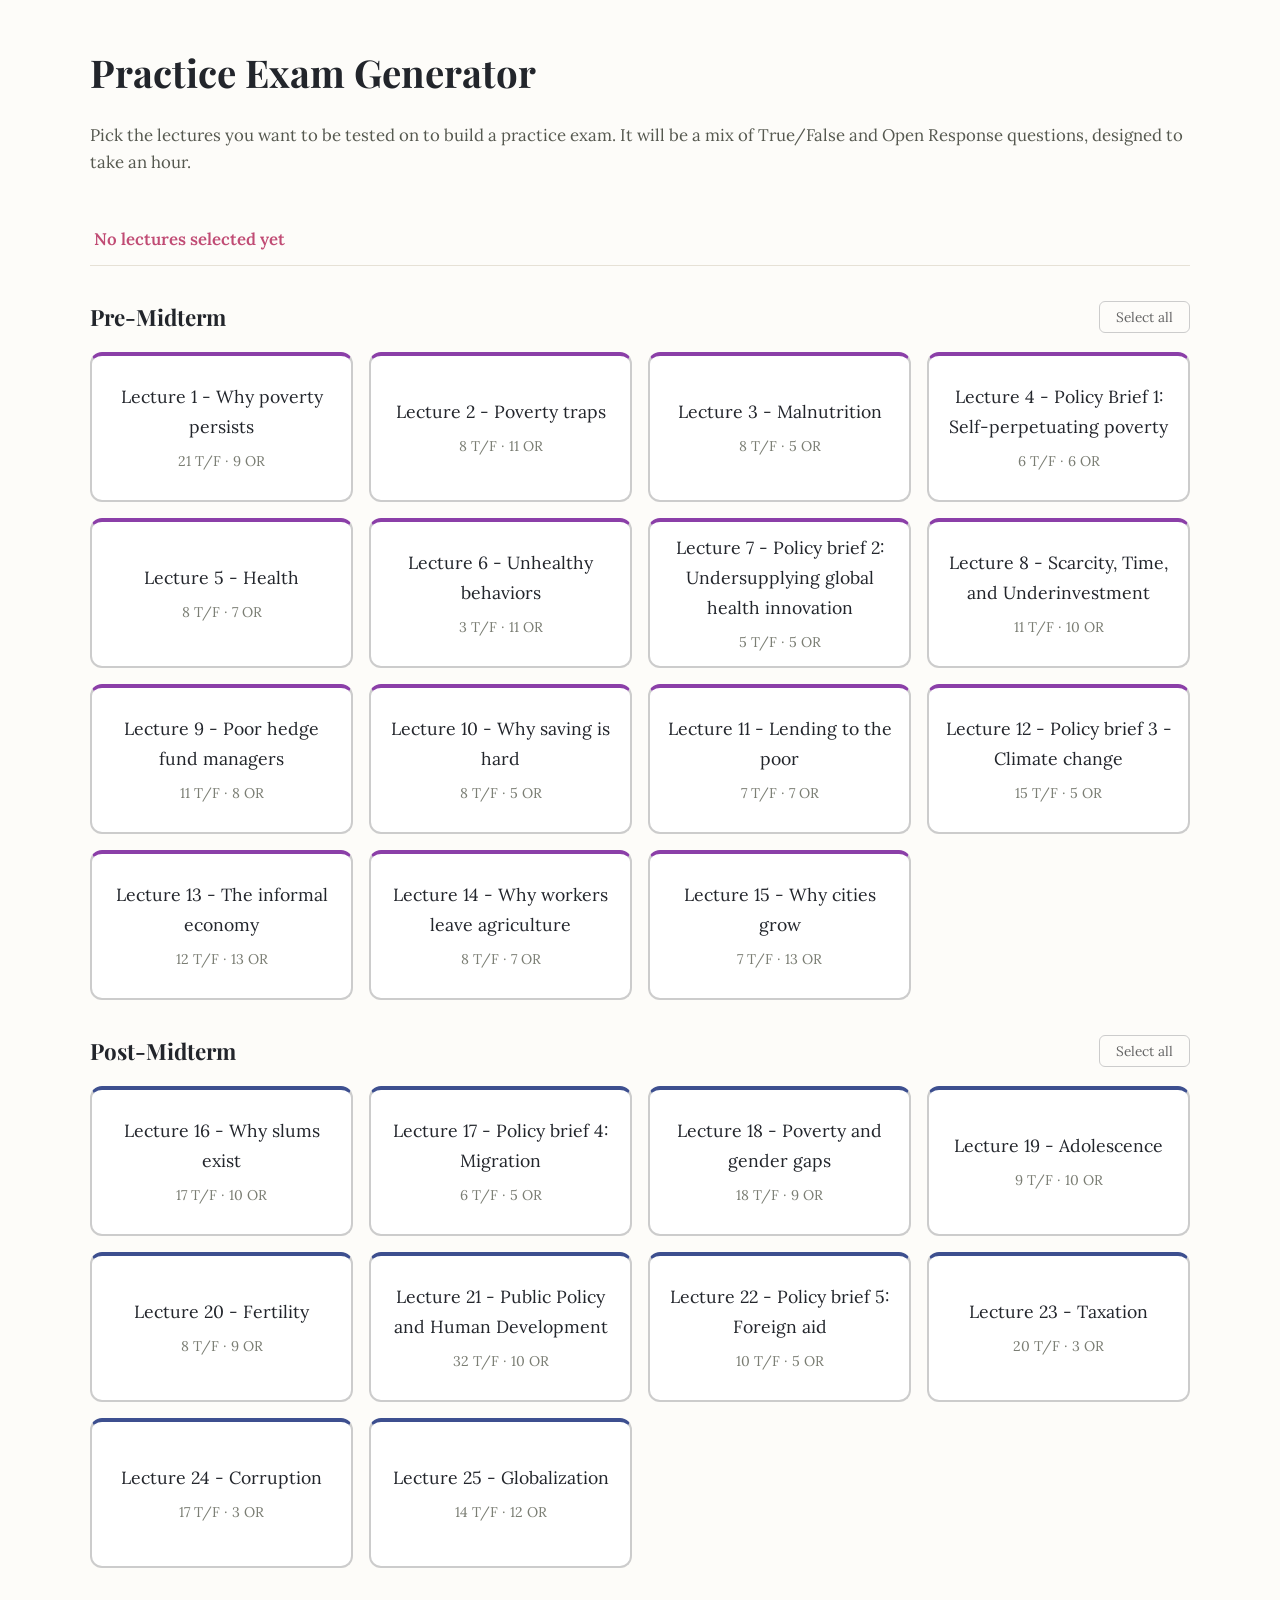
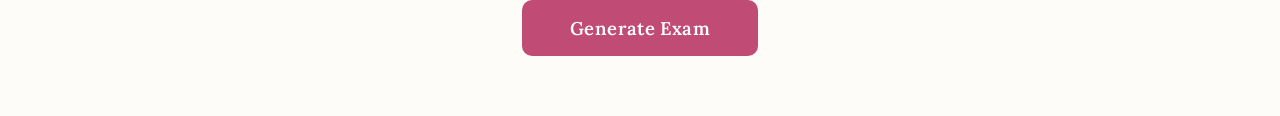
<file: index.html>
<!doctype html>
<html lang="en-US">
  <head>
    <link rel="preconnect" href="https://fonts.googleapis.com">
    <link href="https://fonts.googleapis.com/css2?family=Playfair+Display:wght@700&family=Lora:wght@400;600&display=swap" rel="stylesheet">
    
    <script>
    const cssLink = document.createElement('link');
    cssLink.rel = 'stylesheet';
    cssLink.href = 'style.css?t=' + Date.now();
     document.head.appendChild(cssLink);
</script>

    <meta charset="utf-8" />
    <title>EC24 Exam Review</title>
  </head>
  <body>
   <div id="selection-view">
        <div class="hero">
             <h1>Practice Exam Generator</h1>
             <p class="hero-sub">Pick the lectures you want to be tested on to build a practice exam. It will be a mix of True/False and Open Response questions, designed to take an hour.</p>
  </div>

  <div id="selection-summary" class="selection-summary">No lectures selected yet</div>

  <div id="topics"></div>
  <button id="generate-btn">Generate Exam</button>
</div>

<div id="exam-view" style="display:none;">
  <button id="back-btn">← Back to lecture selection</button>
   <h1 class="exam-title">Practice Exam</h1>

 <div class="exam-content">
   <div id="timer" style="font-size: 1.5em; font-weight: bold; margin: 12px 0;"></div>
  <div id="warning-banner" style="display:none; color: red; font-weight: bold;"></div>
  <div id="exam-output"></div>
</div>

    <script>
  // Always load questions.js fresh — a new timestamp every page load means
  // the browser can never serve a cached (stale) version.
  const questionsScript = document.createElement('script');
  questionsScript.src = 'questions.js?t=' + Date.now();

  // app.js depends on "questions" already existing, so it only loads
  // once questions.js has actually finished loading — same order as before.
  questionsScript.onload = () => {
    const appScript = document.createElement('script');
    appScript.src = 'app.js?t=' + Date.now();
    document.body.appendChild(appScript);
};

  document.body.appendChild(questionsScript);
</script>

  </body>
</html>
</file>
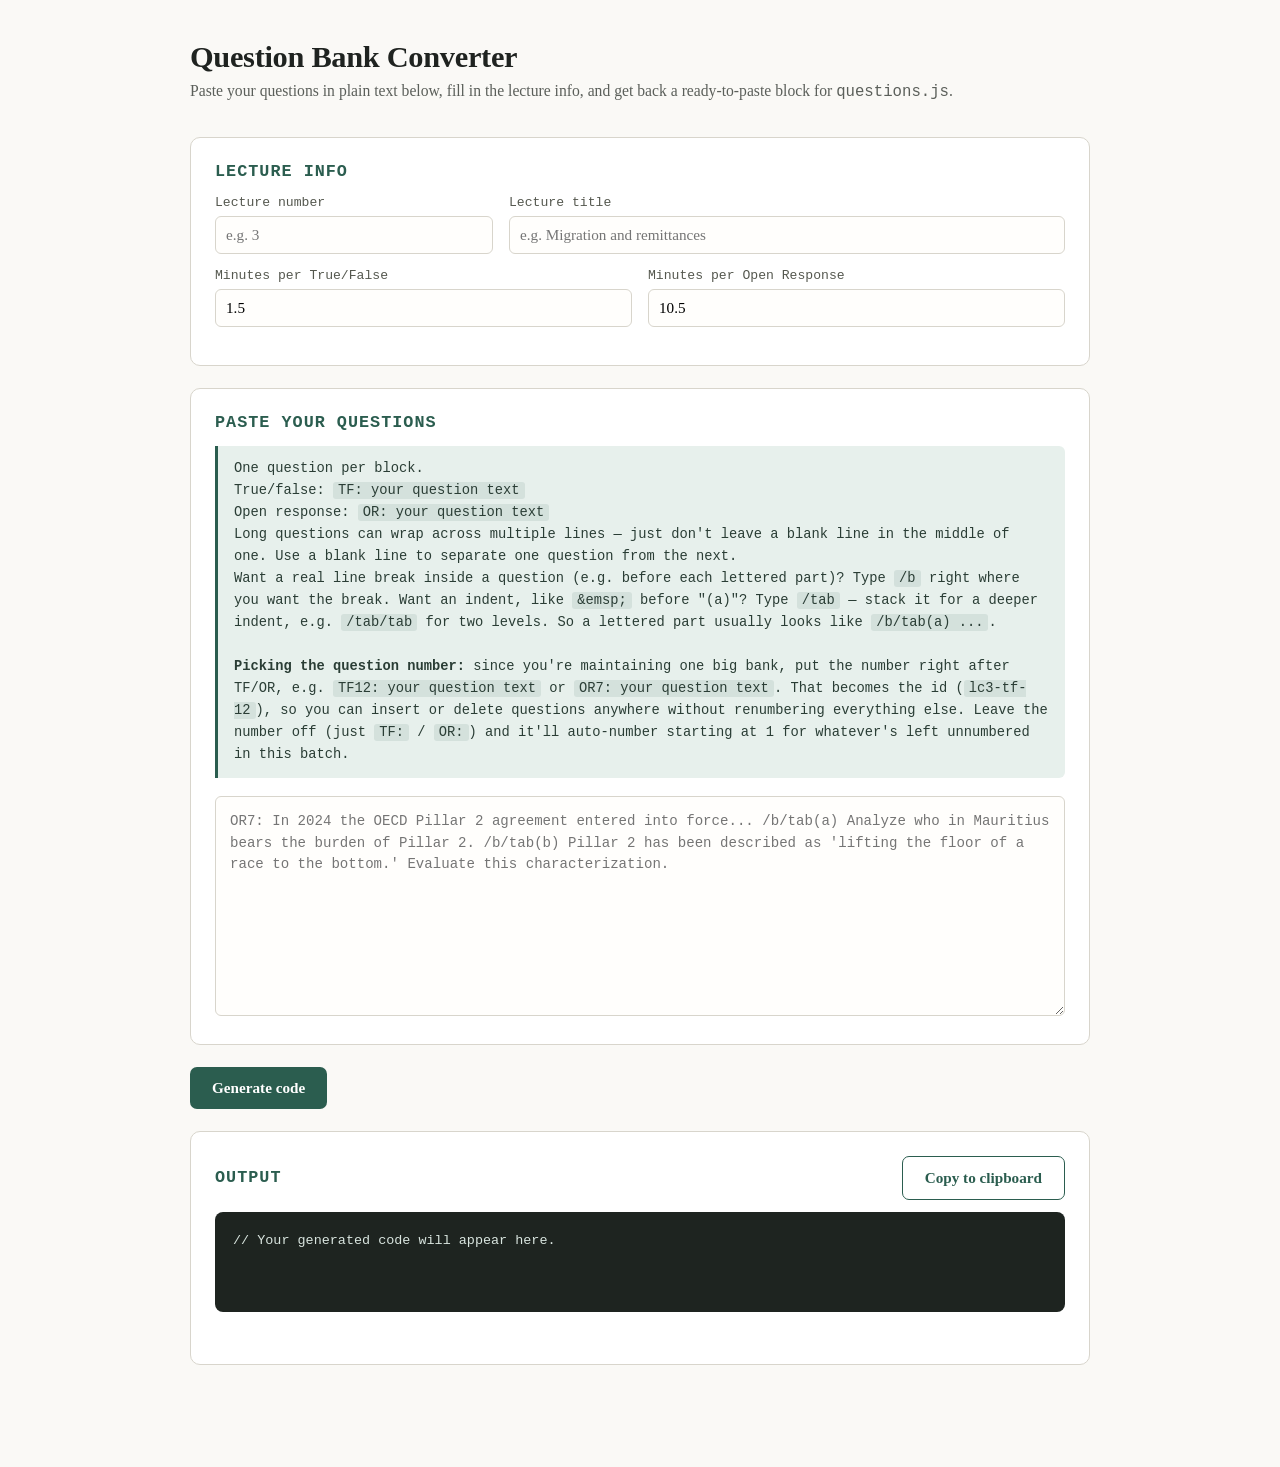
<file: question-converter.html>
<!DOCTYPE html>
<html lang="en">
<head>
<meta charset="UTF-8">
<title>Question Bank Converter</title>
<style>
  :root {
    --ink: #1f2320;
    --paper: #faf9f6;
    --rule: #d8d5cc;
    --accent: #2b5d4f;
    --accent-light: #e7f0ec;
    --mono: "SF Mono", "Menlo", "Consolas", monospace;
    --serif: "Georgia", "Iowan Old Style", serif;
  }

  * { box-sizing: border-box; }

  body {
    margin: 0;
    background: var(--paper);
    color: var(--ink);
    font-family: var(--serif);
    padding: 40px 24px 80px;
  }

  .wrap {
    max-width: 900px;
    margin: 0 auto;
  }

  h1 {
    font-size: 1.9rem;
    margin: 0 0 4px;
    letter-spacing: -0.01em;
  }

  .sub {
    color: #5b5f5a;
    margin: 0 0 32px;
    font-size: 0.98rem;
    line-height: 1.5;
  }

  .card {
    background: white;
    border: 1px solid var(--rule);
    border-radius: 10px;
    padding: 24px;
    margin-bottom: 22px;
  }

  .card h2 {
    font-size: 1.05rem;
    margin: 0 0 14px;
    text-transform: uppercase;
    letter-spacing: 0.06em;
    color: var(--accent);
    font-family: var(--mono);
    font-weight: 600;
  }

  .row {
    display: flex;
    gap: 16px;
    margin-bottom: 14px;
    flex-wrap: wrap;
  }

  .field { flex: 1; min-width: 160px; }

  label {
    display: block;
    font-size: 0.82rem;
    color: #55584f;
    margin-bottom: 6px;
    font-family: var(--mono);
  }

  input[type="text"], input[type="number"] {
    width: 100%;
    padding: 9px 10px;
    border: 1px solid var(--rule);
    border-radius: 6px;
    font-size: 0.95rem;
    font-family: var(--serif);
    background: #fffefc;
  }

  textarea {
    width: 100%;
    min-height: 220px;
    padding: 14px;
    border: 1px solid var(--rule);
    border-radius: 6px;
    font-family: var(--mono);
    font-size: 0.88rem;
    line-height: 1.55;
    resize: vertical;
    background: #fffefc;
  }

  .format-note {
    background: var(--accent-light);
    border-left: 3px solid var(--accent);
    padding: 12px 16px;
    border-radius: 0 6px 6px 0;
    font-size: 0.86rem;
    line-height: 1.6;
    margin-bottom: 18px;
    font-family: var(--mono);
    color: #2a3d35;
  }

  .format-note code {
    background: rgba(43,93,79,0.1);
    padding: 1px 5px;
    border-radius: 3px;
  }

  button {
    background: var(--accent);
    color: white;
    border: none;
    padding: 12px 22px;
    font-size: 0.95rem;
    border-radius: 7px;
    cursor: pointer;
    font-family: var(--serif);
    font-weight: 600;
  }

  button:hover { background: #234c41; }

  button.ghost {
    background: transparent;
    color: var(--accent);
    border: 1.5px solid var(--accent);
  }

  button.ghost:hover { background: var(--accent-light); }

  #output {
    background: #1e2420;
    color: #d9e5df;
    font-family: var(--mono);
    font-size: 0.84rem;
    line-height: 1.6;
    padding: 18px;
    border-radius: 8px;
    white-space: pre-wrap;
    min-height: 100px;
    max-height: 420px;
    overflow-y: auto;
  }

  .output-header {
    display: flex;
    justify-content: space-between;
    align-items: center;
    margin-bottom: 12px;
  }

  #status {
    font-size: 0.85rem;
    color: #5b5f5a;
    margin-top: 10px;
    font-family: var(--mono);
    min-height: 18px;
  }

  #status.err { color: #a3402f; }
  #status.ok { color: var(--accent); }
</style>
</head>
<body>
<div class="wrap">

  <h1>Question Bank Converter</h1>
  <p class="sub">Paste your questions in plain text below, fill in the lecture info, and get back a ready-to-paste block for <code>questions.js</code>.</p>

  <div class="card">
    <h2>Lecture info</h2>
    <div class="row">
      <div class="field">
        <label for="lectureNum">Lecture number</label>
        <input type="text" id="lectureNum" placeholder="e.g. 3">
      </div>
      <div class="field" style="flex: 2;">
        <label for="lectureTitle">Lecture title</label>
        <input type="text" id="lectureTitle" placeholder="e.g. Migration and remittances">
      </div>
    </div>
    <div class="row">
      <div class="field">
        <label for="tfMinutes">Minutes per True/False</label>
        <input type="number" id="tfMinutes" value="1.5" step="0.5">
      </div>
      <div class="field">
        <label for="orMinutes">Minutes per Open Response</label>
        <input type="number" id="orMinutes" value="10.5" step="0.5">
      </div>
    </div>
  </div>

  <div class="card">
    <h2>Paste your questions</h2>
    <div class="format-note">
      One question per block.<br>
      True/false: <code>TF: your question text</code><br>
      Open response: <code>OR: your question text</code><br>
      Long questions can wrap across multiple lines — just don't leave a blank line in the middle of one. Use a blank line to separate one question from the next.<br>
      Want a real line break inside a question (e.g. before each lettered part)? Type <code>/b</code> right where you want the break. Want an indent, like <code>&amp;emsp;</code> before "(a)"? Type <code>/tab</code> — stack it for a deeper indent, e.g. <code>/tab/tab</code> for two levels. So a lettered part usually looks like <code>/b/tab(a) ...</code>.<br><br>
      <strong>Picking the question number:</strong> since you're maintaining one big bank, put the number right after TF/OR, e.g. <code>TF12: your question text</code> or <code>OR7: your question text</code>. That becomes the id (<code>lc3-tf-12</code>), so you can insert or delete questions anywhere without renumbering everything else. Leave the number off (just <code>TF:</code> / <code>OR:</code>) and it'll auto-number starting at 1 for whatever's left unnumbered in this batch.
    </div>
    <textarea id="input" placeholder="OR7: In 2024 the OECD Pillar 2 agreement entered into force... /b/tab(a) Analyze who in Mauritius bears the burden of Pillar 2. /b/tab(b) Pillar 2 has been described as 'lifting the floor of a race to the bottom.' Evaluate this characterization."></textarea>
  </div>

  <button id="convertBtn">Generate code</button>

  <div class="card" style="margin-top: 22px;">
    <div class="output-header">
      <h2 style="margin:0;">Output</h2>
      <button class="ghost" id="copyBtn">Copy to clipboard</button>
    </div>
    <div id="output">// Your generated code will appear here.</div>
    <div id="status"></div>
  </div>

</div>

<script>
function escapeForJs(str) {
  // Escape backslashes and double quotes, then turn any real line breaks
  // into a JS newline escape (\n) so intentional breaks survive into the code,
  // instead of collapsing them into a single space.
  return str
    .replace(/\\/g, '\\\\')
    .replace(/"/g, '\\"')
    .replace(/\r\n|\r|\n/g, '\\n')
    .trim();
}

function applyFormatMarkers(str) {
  // Turns "/b" and "/tab" markers the user typed themselves into a real line
  // break and an indent (&emsp;) respectively. Collapses any surrounding spaces
  // around each marker so you don't get double-spacing around it. Stack /tab
  // multiple times (e.g. "/tab/tab") for a deeper indent.
  return str.replace(/\s*\/(b|tab)\s*/gi, (match, tag) =>
    tag.toLowerCase() === 'b' ? '\n' : '&emsp;'
  );
}

function convert() {
  const statusEl = document.getElementById('status');
  const outputEl = document.getElementById('output');
  statusEl.className = '';
  statusEl.textContent = '';

  const lectureNumRaw = document.getElementById('lectureNum').value.trim();
  const lectureTitle = document.getElementById('lectureTitle').value.trim();
  const tfMinutes = parseFloat(document.getElementById('tfMinutes').value);
  const orMinutes = parseFloat(document.getElementById('orMinutes').value);
  const rawInput = document.getElementById('input').value;

  if (!lectureNumRaw || !lectureTitle) {
    statusEl.textContent = 'Please fill in both the lecture number and title.';
    statusEl.className = 'err';
    return;
  }

  const topic = `Lecture ${lectureNumRaw} - ${lectureTitle}`;
  const idPrefix = `lc${lectureNumRaw}`;

  // A block starts at a line matching TF:/OR: (optionally followed by a number,
  // e.g. TF12:), and any following lines (until the next TF:/OR: or a blank line)
  // are treated as a continuation of that same question and joined together.
  const startsBlock = /^(TF|OR)\d*:/i;

  const rawLines = rawInput.split('\n').map(l => l.trim());
  const blocks = [];
  let current = null;

  rawLines.forEach(line => {
    if (line === '') {
      if (current) { blocks.push(current); current = null; }
      return;
    }
    if (startsBlock.test(line)) {
      if (current) blocks.push(current);
      current = line;
    } else if (current) {
      current += ' ' + line; // continuation of a wrapped question
    }
    // a line with no current block and no TF:/OR: prefix is handled as a problem below
  });
  if (current) blocks.push(current);

  if (blocks.length === 0) {
    statusEl.textContent = 'Paste at least one question first.';
    statusEl.className = 'err';
    return;
  }

  const entries = [];
  const problems = [];
  let tfAutoCount = 0;
  let orAutoCount = 0;
  let tfTotal = 0;
  let orTotal = 0;

  blocks.forEach((line, i) => {
    const lineNum = i + 1;
    const tfMatch = line.match(/^TF(\d+)?:/i);
    const orMatch = line.match(/^OR(\d+)?:/i);

    if (tfMatch) {
      const promptText = applyFormatMarkers(line.slice(tfMatch[0].length).trim());

      if (!promptText) {
        problems.push(`Question ${lineNum}: true/false question has no question text.`);
        return;
      }

      let numStr;
      if (tfMatch[1]) {
        numStr = tfMatch[1].padStart(2, '0');
      } else {
        tfAutoCount++;
        numStr = String(tfAutoCount).padStart(2, '0');
      }
      tfTotal++;
      const id = `${idPrefix}-tf-${numStr}`;

      entries.push(
`  {
    id: "${id}",
    topic: "${escapeForJs(topic)}",
    type: "true_false",
    prompt: "${escapeForJs(promptText)}",
    minutes: ${tfMinutes}
  }`);

    } else if (orMatch) {
      const promptText = applyFormatMarkers(line.slice(orMatch[0].length).trim());

      if (!promptText) {
        problems.push(`Question ${lineNum}: open response question has no question text.`);
        return;
      }

      let numStr;
      if (orMatch[1]) {
        numStr = orMatch[1].padStart(2, '0');
      } else {
        orAutoCount++;
        numStr = String(orAutoCount).padStart(2, '0');
      }
      orTotal++;
      const id = `${idPrefix}-or-${numStr}`;

      entries.push(
`  {
    id: "${id}",
    topic: "${escapeForJs(topic)}",
    type: "open_response",
    prompt: "${escapeForJs(promptText)}",
    minutes: ${orMinutes}
  }`);

    } else {
      problems.push(`Question ${lineNum}: doesn't start with "TF:" or "OR:" — skipped: "${line.slice(0, 50)}${line.length > 50 ? '...' : ''}"`);
    }
  });

  if (entries.length === 0) {
    statusEl.textContent = 'No valid questions found. Check the format notes above.';
    statusEl.className = 'err';
    outputEl.textContent = '// Nothing generated — fix the issues below and try again.';
    return;
  }

  const header = `  // ============================================\n  // LECTURE ${lectureNumRaw} — ${lectureTitle}\n  // ============================================\n`;

  const codeBlock = header + '\n' + entries.join(',\n\n') + ',';

  outputEl.textContent = codeBlock;

  let statusMsg = `Generated ${tfTotal} true/false and ${orTotal} open response question(s).`;
  if (problems.length > 0) {
    statusMsg += ` ${problems.length} line(s) skipped:\n` + problems.join('\n');
    statusEl.className = 'err';
  } else {
    statusEl.className = 'ok';
  }
  statusEl.textContent = statusMsg;
}

document.getElementById('convertBtn').addEventListener('click', convert);

document.getElementById('copyBtn').addEventListener('click', () => {
  const text = document.getElementById('output').textContent;
  navigator.clipboard.writeText(text).then(() => {
    const statusEl = document.getElementById('status');
    const original = statusEl.textContent;
    statusEl.textContent = 'Copied to clipboard!';
    statusEl.className = 'ok';
    setTimeout(() => { statusEl.textContent = original; }, 1800);
  });
});
</script>
</body>
</html>
</file>
